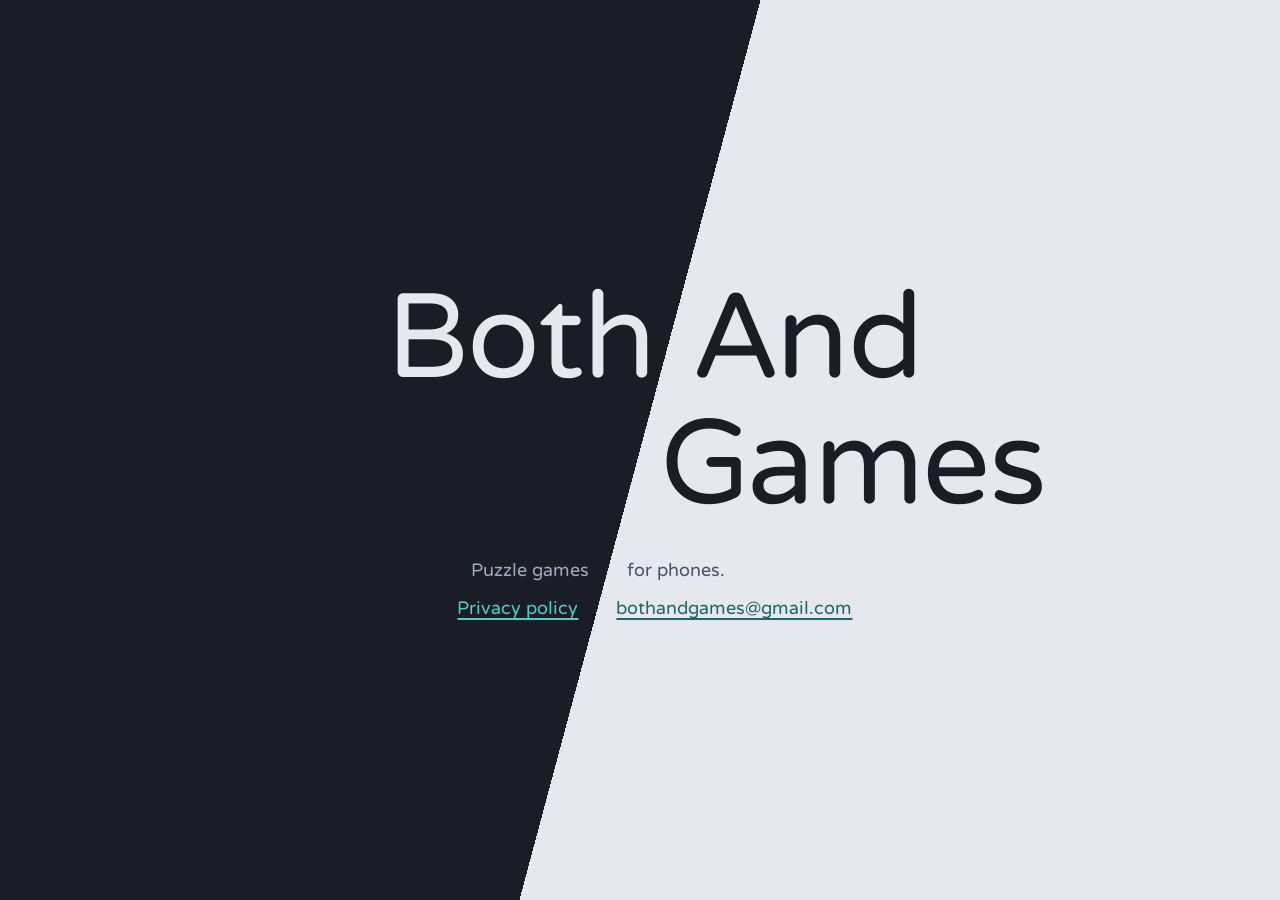
<file: index.html>
<!doctype html>
<html lang="en">
<head>
<meta charset="utf-8">
<meta name="viewport" content="width=device-width, initial-scale=1">
<title>Both/And Games</title>
<meta name="description" content="Both/And Games makes puzzle games for phones.">
<meta name="theme-color" content="#1b1d26">
<link rel="icon" href="/favicon.svg" type="image/svg+xml">
<link rel="stylesheet" href="/style.css">
</head>
<body class="landing">
<main class="stage">
<div class="rows">
	<h1 class="visuallyHidden">Both/And Games</h1>
	<p class="night word" aria-hidden="true">Both</p>
	<p class="day word" aria-hidden="true">And</p>
	<p class="night word" aria-hidden="true"></p>
	<p class="day word" aria-hidden="true">Games</p>

	<p class="night small">Puzzle games</p>
	<p class="day small">for phones.</p>
	<p class="night small"><a href="/privacy/">Privacy policy</a></p>
	<p class="day small"><a href="mailto:bothandgames@gmail.com">bothandgames@gmail.com</a></p>
</div>
</main>
</body>
</html>
</file>
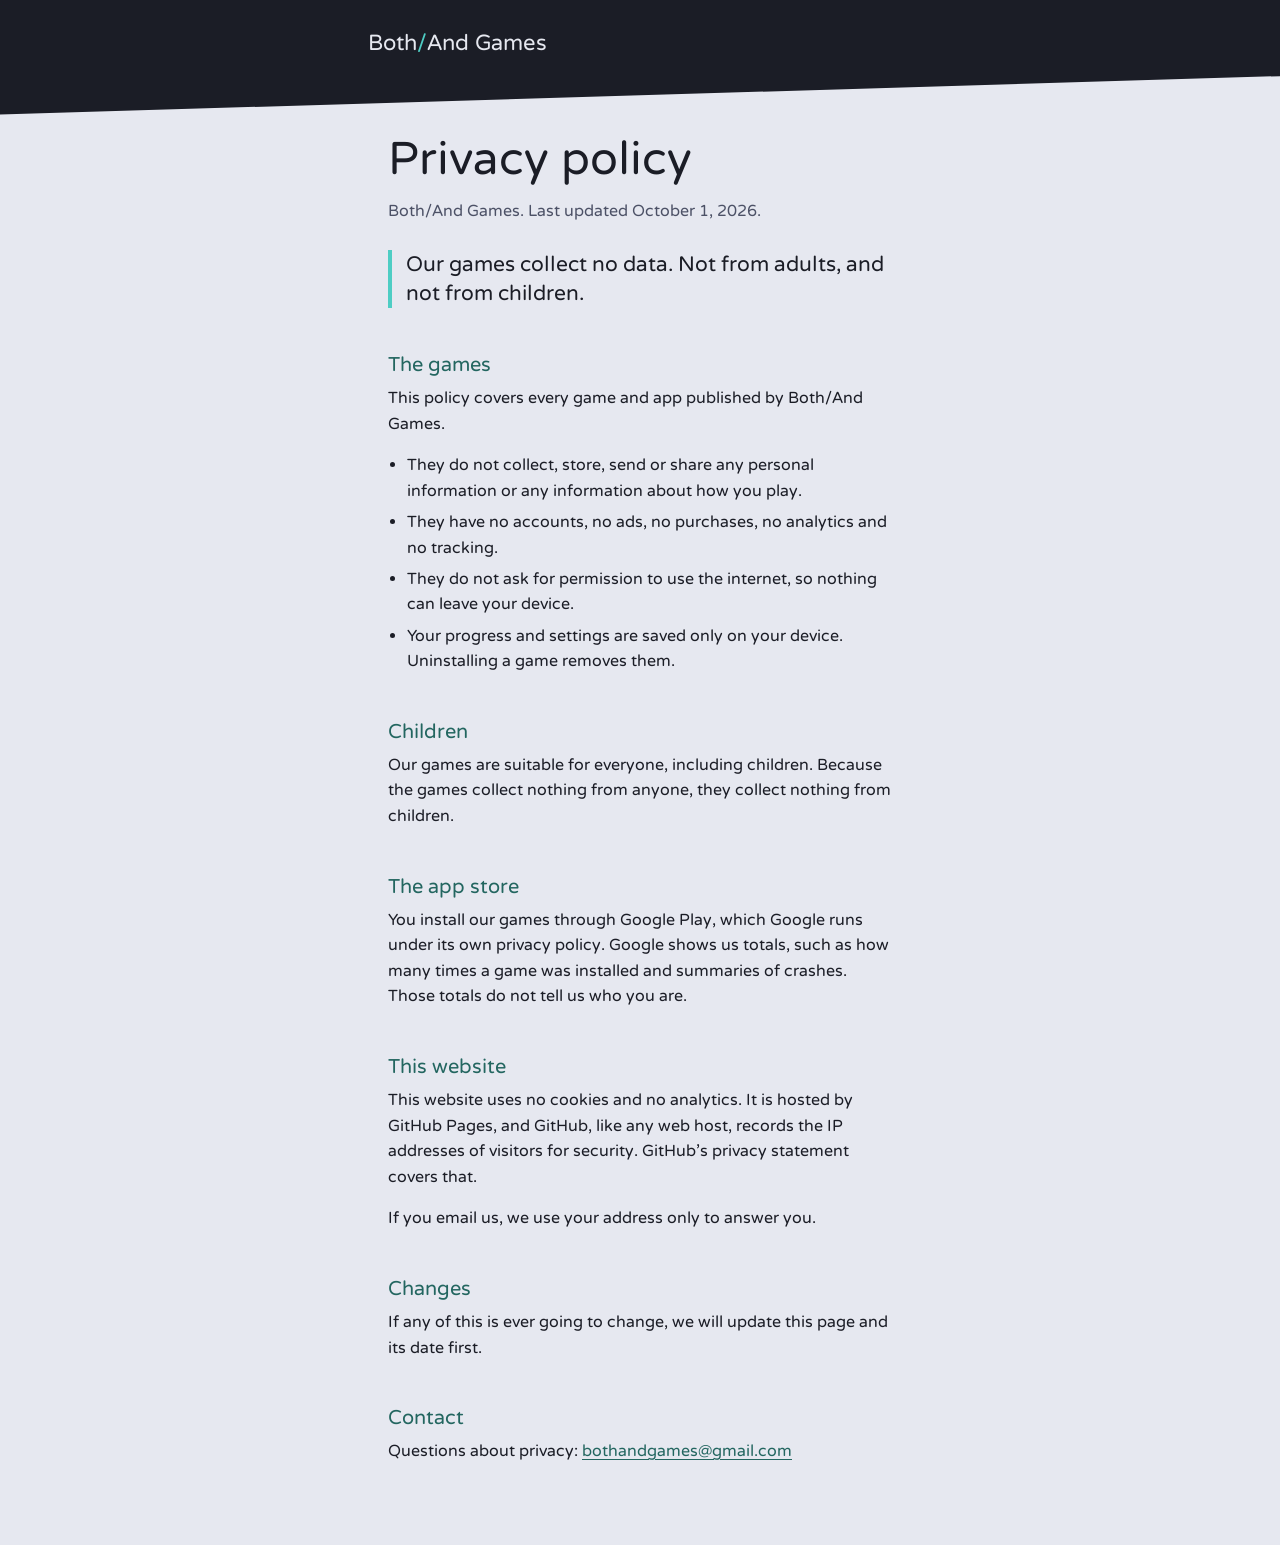
<file: privacy/index.html>
<!doctype html>
<html lang="en">
<head>
<meta charset="utf-8">
<meta name="viewport" content="width=device-width, initial-scale=1">
<title>Privacy policy | Both/And Games</title>
<meta name="description" content="Games from Both/And Games collect no data.">
<meta name="theme-color" content="#1b1d26">
<link rel="icon" href="/favicon.svg" type="image/svg+xml">
<link rel="stylesheet" href="/style.css">
</head>
<body class="reading">
<header class="masthead">
	<div class="column"><a href="/">Both<span class="slash">/</span>And Games</a></div>
</header>
<main class="column">
	<h1>Privacy policy</h1>
	<p class="updated">Both/And Games. Last updated October 1, 2026.</p>

	<p class="plain">Our games collect no data. Not from adults, and not from children.</p>

	<h2>The games</h2>
	<p>This policy covers every game and app published by Both/And Games.</p>
	<ul>
		<li>They do not collect, store, send or share any personal information or any information about how you play.</li>
		<li>They have no accounts, no ads, no purchases, no analytics and no tracking.</li>
		<li>They do not ask for permission to use the internet, so nothing can leave your device.</li>
		<li>Your progress and settings are saved only on your device. Uninstalling a game removes them.</li>
	</ul>

	<h2>Children</h2>
	<p>Our games are suitable for everyone, including children. Because the games collect nothing from anyone, they collect nothing from children.</p>

	<h2>The app store</h2>
	<p>You install our games through Google Play, which Google runs under its own privacy policy. Google shows us totals, such as how many times a game was installed and summaries of crashes. Those totals do not tell us who you are.</p>

	<h2>This website</h2>
	<p>This website uses no cookies and no analytics. It is hosted by GitHub Pages, and GitHub, like any web host, records the IP addresses of visitors for security. GitHub's privacy statement covers that.</p>
	<p>If you email us, we use your address only to answer you.</p>

	<h2>Changes</h2>
	<p>If any of this is ever going to change, we will update this page and its date first.</p>

	<h2>Contact</h2>
	<p>Questions about privacy: <a href="mailto:bothandgames@gmail.com">bothandgames@gmail.com</a></p>
</main>
</body>
</html>
</file>
<file: style.css>
/* Both/And Games. Two halves, one page: the edge between them is the slash. */

@font-face {
	font-family: "Varela Round";
	src: url("/fonts/VarelaRound-Regular.ttf") format("truetype");
	font-display: swap;
}

:root {
	--night: #1b1d26;
	--day: #e6e8f0;
	--teal: #4ecdc4;
	--tealOnDay: #236660;
	--mutedOnNight: #a3a8bd;
	--mutedOnDay: #4c5166;
	--lean: 15deg;
}

* { box-sizing: border-box; }

html { height: 100%; }

body {
	margin: 0;
	font-family: "Varela Round", "Nunito", "Trebuchet MS", system-ui, sans-serif;
	font-size: 1rem;
	line-height: 1.6;
}

a { color: inherit; text-decoration-thickness: 0.09em; text-underline-offset: 0.2em; }
a:focus-visible { outline: 0.15em solid currentColor; outline-offset: 0.2em; border-radius: 0.15em; }

/* ---------- Landing ---------- */

.landing { background: var(--night); }

/* The split and the words are drawn in the same box, so the edge always
   passes through the centre the words are laid out around. A background
   fixed to the screen does not: on a phone the screen's centre moves when
   the address bar shows or hides, and the edge slid off the words. */
.stage {
	min-height: 100vh;
	min-height: 100dvh;
	display: grid;
	place-items: center;
	overflow: hidden;
	color: var(--day);
	/* The boundary runs through the centre of the box, leaning like a slash. */
	background: linear-gradient(calc(90deg + var(--lean)), var(--night) 50%, var(--day) 50%);
}

/* Skewing the rows and unskewing each cell keeps the letters upright while
   every row follows the slanted edge. */
.rows {
	width: 100%;
	display: grid;
	grid-template-columns: 1fr 1fr;
	column-gap: clamp(1.1rem, 5vw, 2.4rem);
	row-gap: 0;
	transform: skewX(calc(-1 * var(--lean)));
}

.rows > * { transform: skewX(var(--lean)); margin: 0; white-space: nowrap; }
.night { justify-self: end; text-align: right; color: var(--day); }
.day { justify-self: start; text-align: left; color: var(--night); }

.word {
	font-size: clamp(2.5rem, 13vw, 7.5rem);
	line-height: 1.05;
	letter-spacing: -0.01em;
	/* By eye: the h stands off its side of the edge and the A's foot reaches
	   toward it, so the pair sits a touch right to even the two gaps. */
	position: relative;
	left: 0.04em;
}

.small {
	font-size: clamp(0.82rem, 3.6vw, 1.15rem);
	/* A margin, not padding: each cell is set upright about the centre of
	   its own box, and padding above the words put that centre above them,
	   which slid the words sideways off the edge. */
	margin-top: 1.5em;
}
.night.small { color: var(--mutedOnNight); }
.day.small { color: var(--mutedOnDay); }
.night.small a { color: var(--teal); }
.day.small a { color: var(--tealOnDay); }
.small + .small + .small, .small + .small + .small + .small { margin-top: 0.5em; }

.visuallyHidden {
	position: absolute; width: 1px; height: 1px; overflow: hidden;
	clip-path: inset(50%); white-space: nowrap;
}

/* ---------- Reading pages ---------- */

.reading { background: var(--day); color: var(--night); }

.masthead {
	background: var(--night);
	color: var(--day);
	padding: 1.6rem 1.25rem 3.4rem;
	/* The same lean, as the bottom edge of the header. */
	clip-path: polygon(0 0, 100% 0, 100% calc(100% - 2.4rem), 0 100%);
}
.masthead a { text-decoration: none; font-size: 1.35rem; }
.masthead .slash { color: var(--teal); }

.column { max-width: 34rem; margin: 0 auto; }

main.column { padding: 1.2rem 1.25rem 4rem; }

h1 { font-size: clamp(2rem, 8vw, 2.9rem); line-height: 1.1; margin: 0 0 0.3em; font-weight: normal; }
h2 { font-size: 1.25rem; line-height: 1.3; margin: 2.2em 0 0.4em; font-weight: normal; color: var(--tealOnDay); }
p, ul { margin: 0 0 1em; }
ul { padding-left: 1.2em; }
li { margin-bottom: 0.35em; }
.updated { color: var(--mutedOnDay); }
.plain {
	font-size: 1.3rem; line-height: 1.4;
	border-left: 0.3rem solid var(--teal);
	padding-left: 0.9rem; margin: 1.6rem 0;
}
main a { color: var(--tealOnDay); }
</file>
